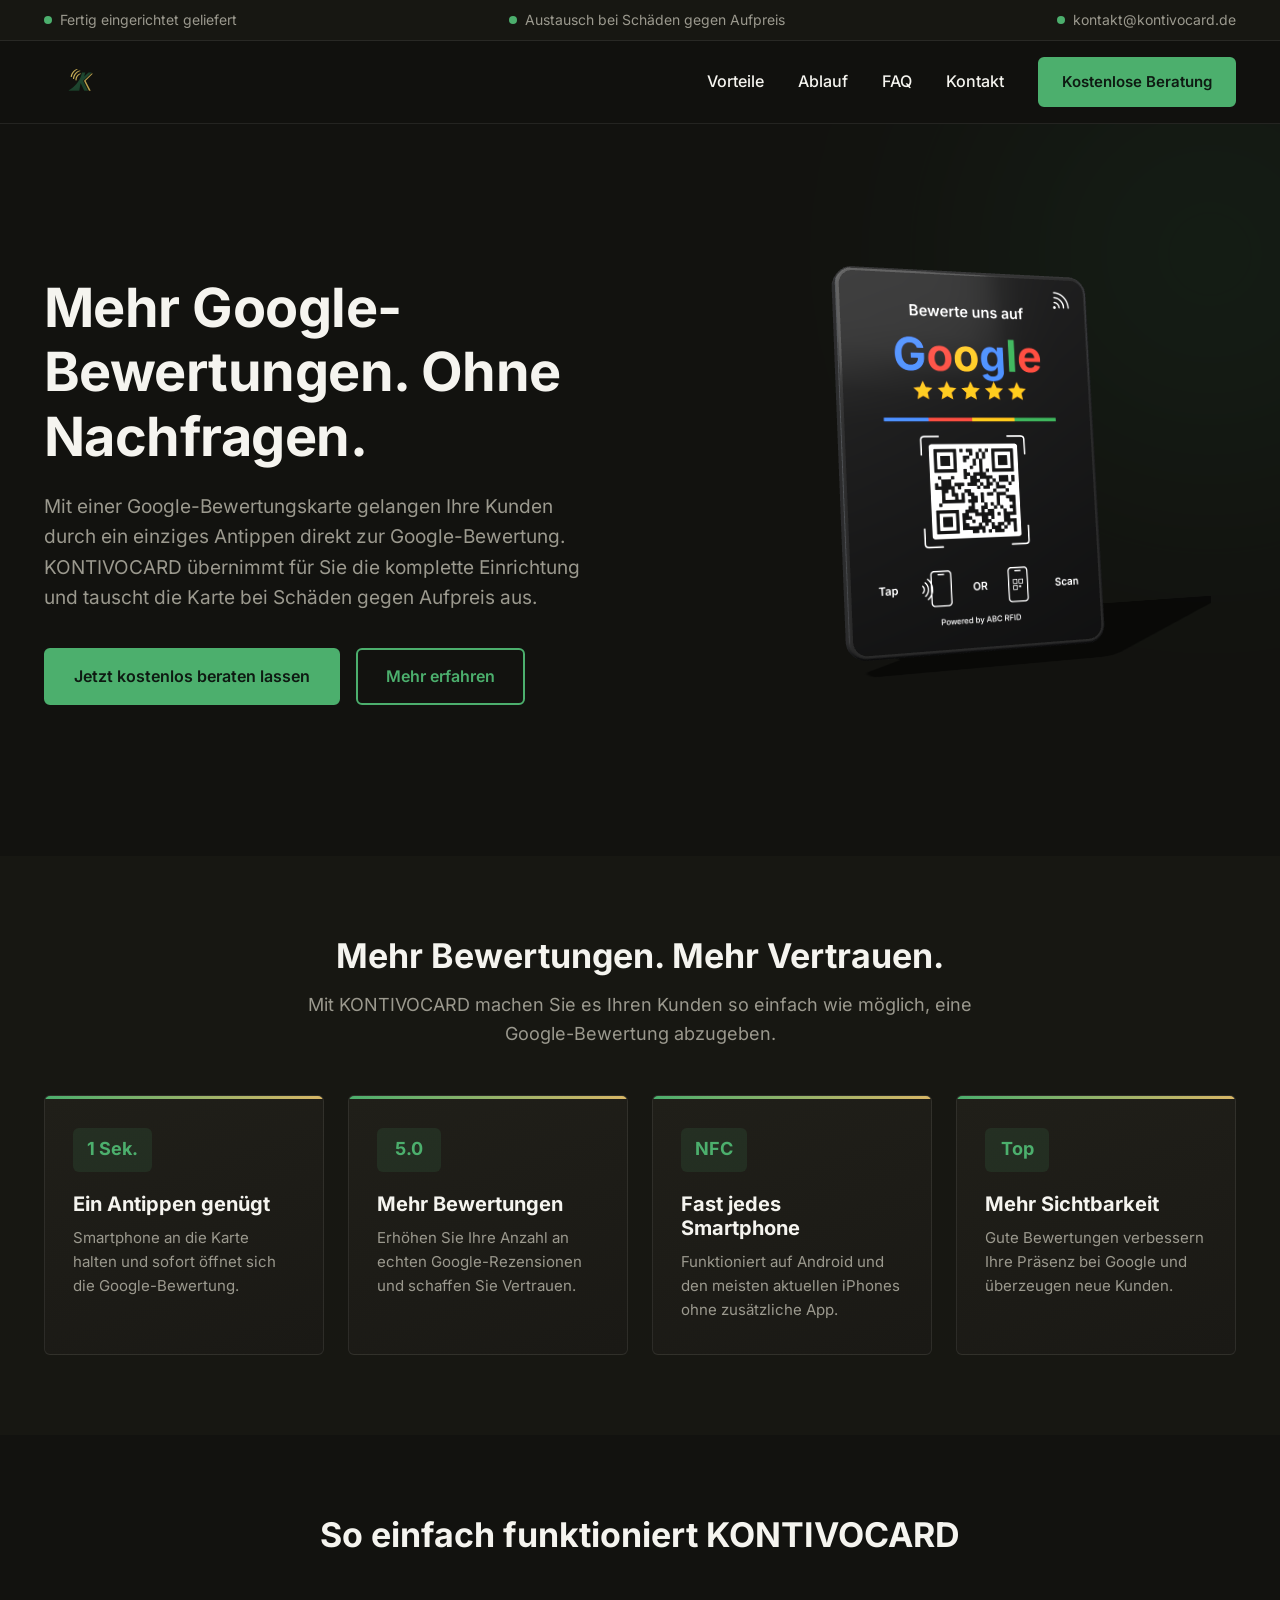
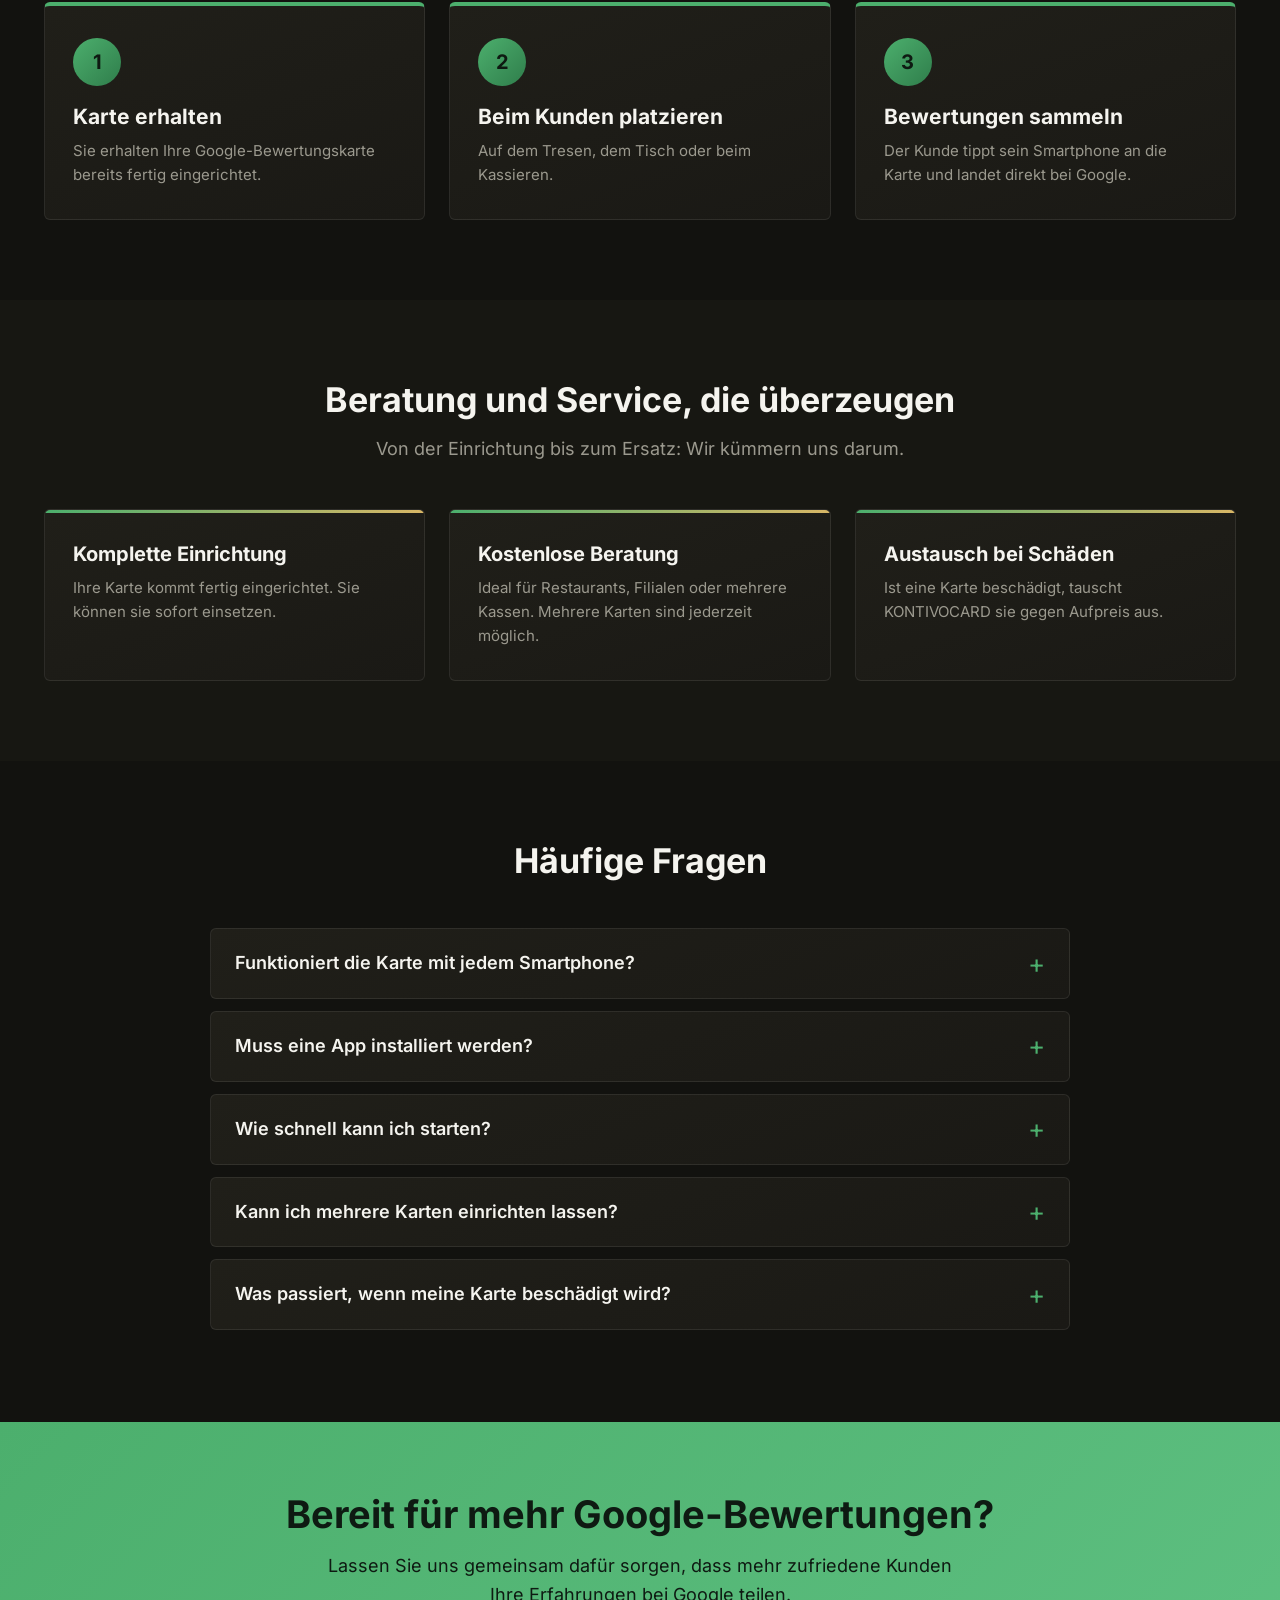
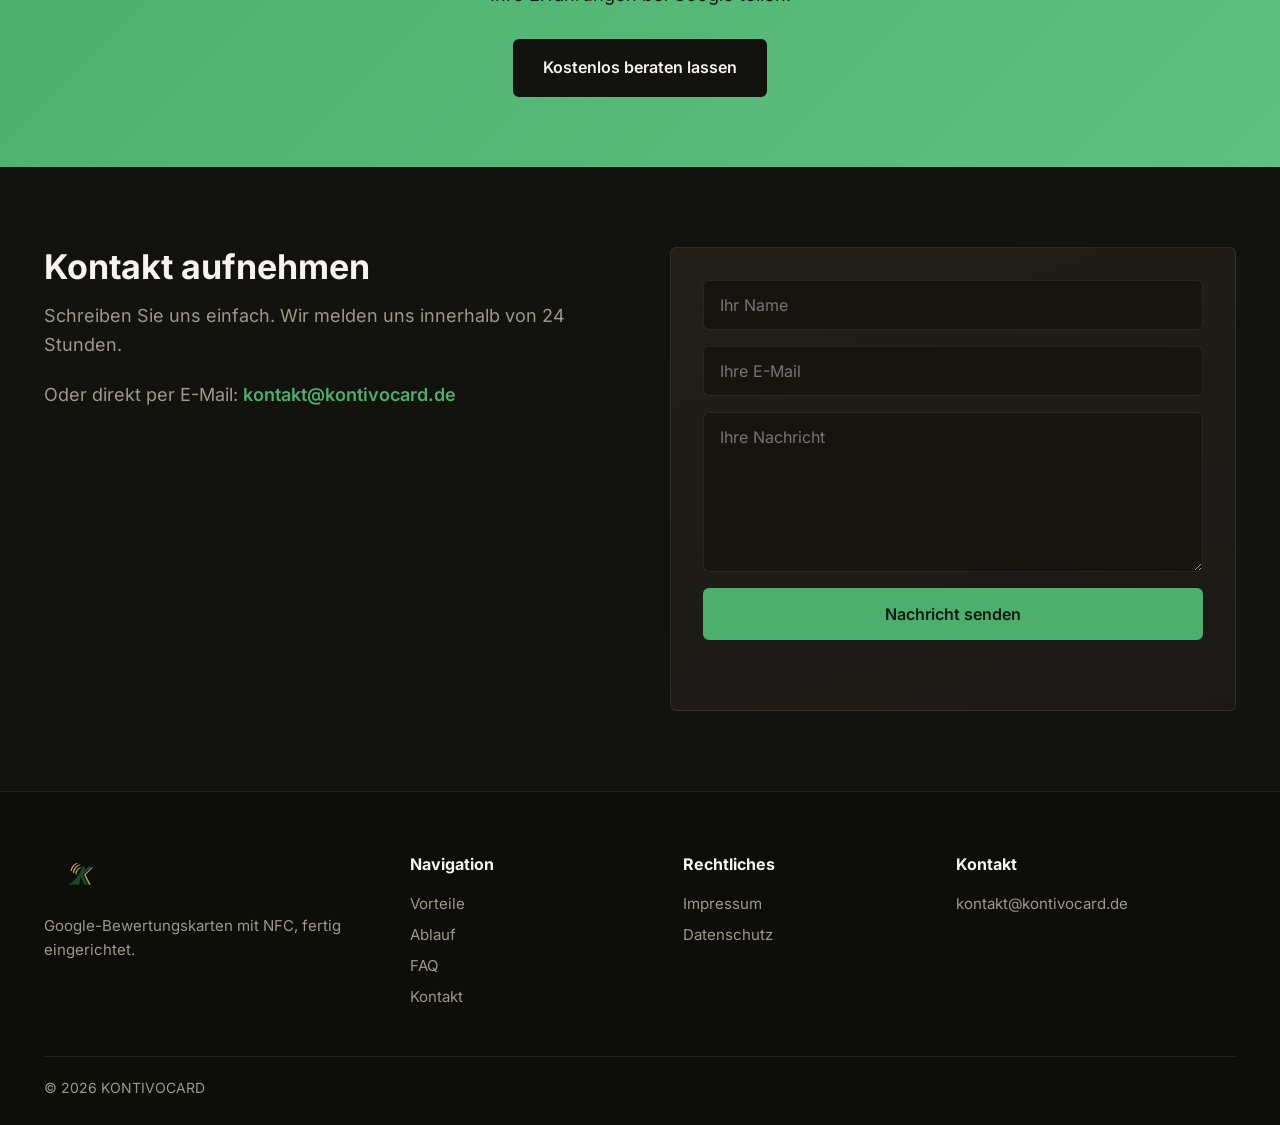
<file: index.html>
<!DOCTYPE html>
<html lang="de">
<head>
<meta charset="UTF-8">
<meta name="viewport" content="width=device-width, initial-scale=1.0">
<title>KONTIVOCARD | Mehr Google-Bewertungen mit NFC</title>
<meta name="description" content="Google-Bewertungskarten mit NFC: Ein Antippen genügt, und Ihre Kunden landen direkt bei Ihrer Google-Bewertung. Komplett eingerichtet geliefert.">
<meta name="theme-color" content="#12120F">
<link rel="canonical" href="https://kontivocard.de/">
<link rel="icon" type="image/png" sizes="32x32" href="assets/img/favicon-32.png">
<link rel="apple-touch-icon" href="assets/img/apple-touch-icon.png">

<!-- Vorschau beim Teilen (WhatsApp, LinkedIn, Facebook ...) -->
<meta property="og:type" content="website">
<meta property="og:locale" content="de_DE">
<meta property="og:site_name" content="KONTIVOCARD">
<meta property="og:title" content="KONTIVOCARD | Mehr Google-Bewertungen mit NFC">
<meta property="og:description" content="Ein Antippen genügt, und Ihre Kunden landen direkt bei Ihrer Google-Bewertung. Komplett eingerichtet geliefert.">
<meta property="og:url" content="https://kontivocard.de/">
<meta property="og:image" content="https://kontivocard.de/assets/img/icon-512.png">

<link rel="preload" href="assets/fonts/inter-latin-400-normal.woff2" as="font" type="font/woff2" crossorigin>
<link rel="preload" href="assets/fonts/inter-latin-700-normal.woff2" as="font" type="font/woff2" crossorigin>
<link rel="stylesheet" href="assets/css/main.css">
</head>
<body>

<div class="topbar">
<div class="wrap">
<span>Fertig eingerichtet geliefert</span>
<span>Austausch bei Schäden gegen Aufpreis</span>
<span>kontakt@kontivocard.de</span>
</div>
</div>

<header>
<div class="wrap nav">
<a class="logo" href="#top"><img src="assets/img/logo.png" alt="KONTIVOCARD Logo" width="72" height="48"></a>
<nav class="menu" id="menu" aria-label="Hauptnavigation">
<a href="#vorteile">Vorteile</a>
<a href="#ablauf">Ablauf</a>
<a href="#faq">FAQ</a>
<a href="#kontaktformular">Kontakt</a>
<a class="btn" href="#kontaktformular">Kostenlose Beratung</a>
</nav>
<button class="nav-toggle" id="navToggle" aria-label="Menü öffnen" aria-expanded="false"><span></span><span></span><span></span></button>
</div>
</header>

<main id="top">

<section class="hero">
<div class="wrap hero-grid">
<div>
<h1>Mehr Google-Bewertungen. Ohne Nachfragen.</h1>
<p>Mit einer Google-Bewertungskarte gelangen Ihre Kunden durch ein einziges Antippen direkt zur Google-Bewertung. KONTIVOCARD übernimmt für Sie die komplette Einrichtung und tauscht die Karte bei Schäden gegen Aufpreis aus.</p>
<div class="buttons">
<a class="btn" href="#kontaktformular">Jetzt kostenlos beraten lassen</a>
<a class="btn outline" href="#vorteile">Mehr erfahren</a>
</div>
</div>
<div class="hero-visual">
<!-- Echten QR-Code einbinden: data-qr-src="qr-code.png" ergänzen. Ohne Angabe wird ein Platzhaltermuster gezeigt. -->
<div class="rc3d" data-review-card-3d data-footer-text="Powered by ABC RFID" role="img" aria-label="Schwarze Google-Bewertungskarte mit NFC und QR-Code auf einem Standfuß"></div>
</div>
</div>
</section>

<section id="vorteile">
<div class="wrap">
<div class="section-head center">
<h2>Mehr Bewertungen. Mehr Vertrauen.</h2>
<p class="lead">Mit KONTIVOCARD machen Sie es Ihren Kunden so einfach wie möglich, eine Google-Bewertung abzugeben.</p>
</div>
<div class="grid4">
<div class="card"><div class="badge">1 Sek.</div><h3>Ein Antippen genügt</h3><p>Smartphone an die Karte halten und sofort öffnet sich die Google-Bewertung.</p></div>
<div class="card"><div class="badge">5.0</div><h3>Mehr Bewertungen</h3><p>Erhöhen Sie Ihre Anzahl an echten Google-Rezensionen und schaffen Sie Vertrauen.</p></div>
<div class="card"><div class="badge">NFC</div><h3>Fast jedes Smartphone</h3><p>Funktioniert auf Android und den meisten aktuellen iPhones ohne zusätzliche App.</p></div>
<div class="card"><div class="badge">Top</div><h3>Mehr Sichtbarkeit</h3><p>Gute Bewertungen verbessern Ihre Präsenz bei Google und überzeugen neue Kunden.</p></div>
</div>
</div>
</section>

<section id="ablauf">
<div class="wrap">
<div class="section-head center">
<h2>So einfach funktioniert KONTIVOCARD</h2>
</div>
<div class="steps">
<div class="step"><div class="circle">1</div><h3>Karte erhalten</h3><p>Sie erhalten Ihre Google-Bewertungskarte bereits fertig eingerichtet.</p></div>
<div class="step"><div class="circle">2</div><h3>Beim Kunden platzieren</h3><p>Auf dem Tresen, dem Tisch oder beim Kassieren.</p></div>
<div class="step"><div class="circle">3</div><h3>Bewertungen sammeln</h3><p>Der Kunde tippt sein Smartphone an die Karte und landet direkt bei Google.</p></div>
</div>
</div>
</section>

<section class="service">
<div class="wrap">
<div class="section-head center">
<h2>Beratung und Service, die überzeugen</h2>
<p class="lead">Von der Einrichtung bis zum Ersatz: Wir kümmern uns darum.</p>
</div>
<div class="grid4 grid3">
<div class="card"><h3>Komplette Einrichtung</h3><p>Ihre Karte kommt fertig eingerichtet. Sie können sie sofort einsetzen.</p></div>
<div class="card"><h3>Kostenlose Beratung</h3><p>Ideal für Restaurants, Filialen oder mehrere Kassen. Mehrere Karten sind jederzeit möglich.</p></div>
<div class="card"><h3>Austausch bei Schäden</h3><p>Ist eine Karte beschädigt, tauscht KONTIVOCARD sie gegen Aufpreis aus.</p></div>
</div>
</div>
</section>

<section id="faq">
<div class="wrap">
<div class="section-head center"><h2>Häufige Fragen</h2></div>
<div class="faq-list">
<details><summary>Funktioniert die Karte mit jedem Smartphone?</summary><p>Ja. Nahezu alle modernen Android-Geräte sowie iPhones unterstützen NFC.</p></details>
<details><summary>Muss eine App installiert werden?</summary><p>Nein. Das Smartphone öffnet direkt den Google-Bewertungslink.</p></details>
<details><summary>Wie schnell kann ich starten?</summary><p>Sobald Ihre Karte geliefert wurde, kann sie sofort eingesetzt werden.</p></details>
<details><summary>Kann ich mehrere Karten einrichten lassen?</summary><p>Natürlich. Ideal für Restaurants, Filialen oder mehrere Kassen.</p></details>
<details><summary>Was passiert, wenn meine Karte beschädigt wird?</summary><p>Kein Problem. KONTIVOCARD tauscht Ihre Karte bei Schäden gegen Aufpreis aus.</p></details>
</div>
</div>
</section>

<section class="cta-band" id="kontakt">
<div class="wrap">
<h2>Bereit für mehr Google-Bewertungen?</h2>
<p>Lassen Sie uns gemeinsam dafür sorgen, dass mehr zufriedene Kunden Ihre Erfahrungen bei Google teilen.</p>
<a href="#kontaktformular" class="btn dark">Kostenlos beraten lassen</a>
</div>
</section>

<section id="kontaktformular">
<div class="wrap contact-grid">
<div class="contact-info">
<h2>Kontakt aufnehmen</h2>
<p>Schreiben Sie uns einfach. Wir melden uns innerhalb von 24 Stunden.</p>
<p>Oder direkt per E-Mail: <a href="mailto:kontakt@kontivocard.de">kontakt@kontivocard.de</a></p>
</div>
<div>
<form id="kontaktform" action="https://formspree.io/f/xdaqenaj" method="POST">
<input type="text" name="name" placeholder="Ihr Name" aria-label="Ihr Name" required>
<input type="email" name="email" placeholder="Ihre E-Mail" aria-label="Ihre E-Mail" required>
<textarea name="message" placeholder="Ihre Nachricht" aria-label="Ihre Nachricht" required></textarea>
<button class="btn" type="submit">Nachricht senden</button>
<p id="form-status" role="status" aria-live="polite"></p>
</form>
</div>
</div>
</section>

</main>

<footer>
<div class="wrap">
<div class="footer-grid">
<div>
<img src="assets/img/logo.png" class="footer-logo" alt="KONTIVOCARD Logo" width="72" height="48" loading="lazy">
<p>Google-Bewertungskarten mit NFC, fertig eingerichtet.</p>
</div>
<div>
<h4>Navigation</h4>
<a href="#vorteile">Vorteile</a>
<a href="#ablauf">Ablauf</a>
<a href="#faq">FAQ</a>
<a href="#kontaktformular">Kontakt</a>
</div>
<div>
<h4>Rechtliches</h4>
<a href="impressum.html">Impressum</a>
<a href="datenschutz.html">Datenschutz</a>
</div>
<div>
<h4>Kontakt</h4>
<a href="mailto:kontakt@kontivocard.de">kontakt@kontivocard.de</a>
</div>
</div>
<div class="copy">© 2026 KONTIVOCARD</div>
</div>
</footer>

<script src="assets/vendor/three.r128.min.js" defer></script>
<script src="assets/js/review-card-3d.js" defer></script>
<script src="assets/js/main.js" defer></script>

</body>
</html>
</file>
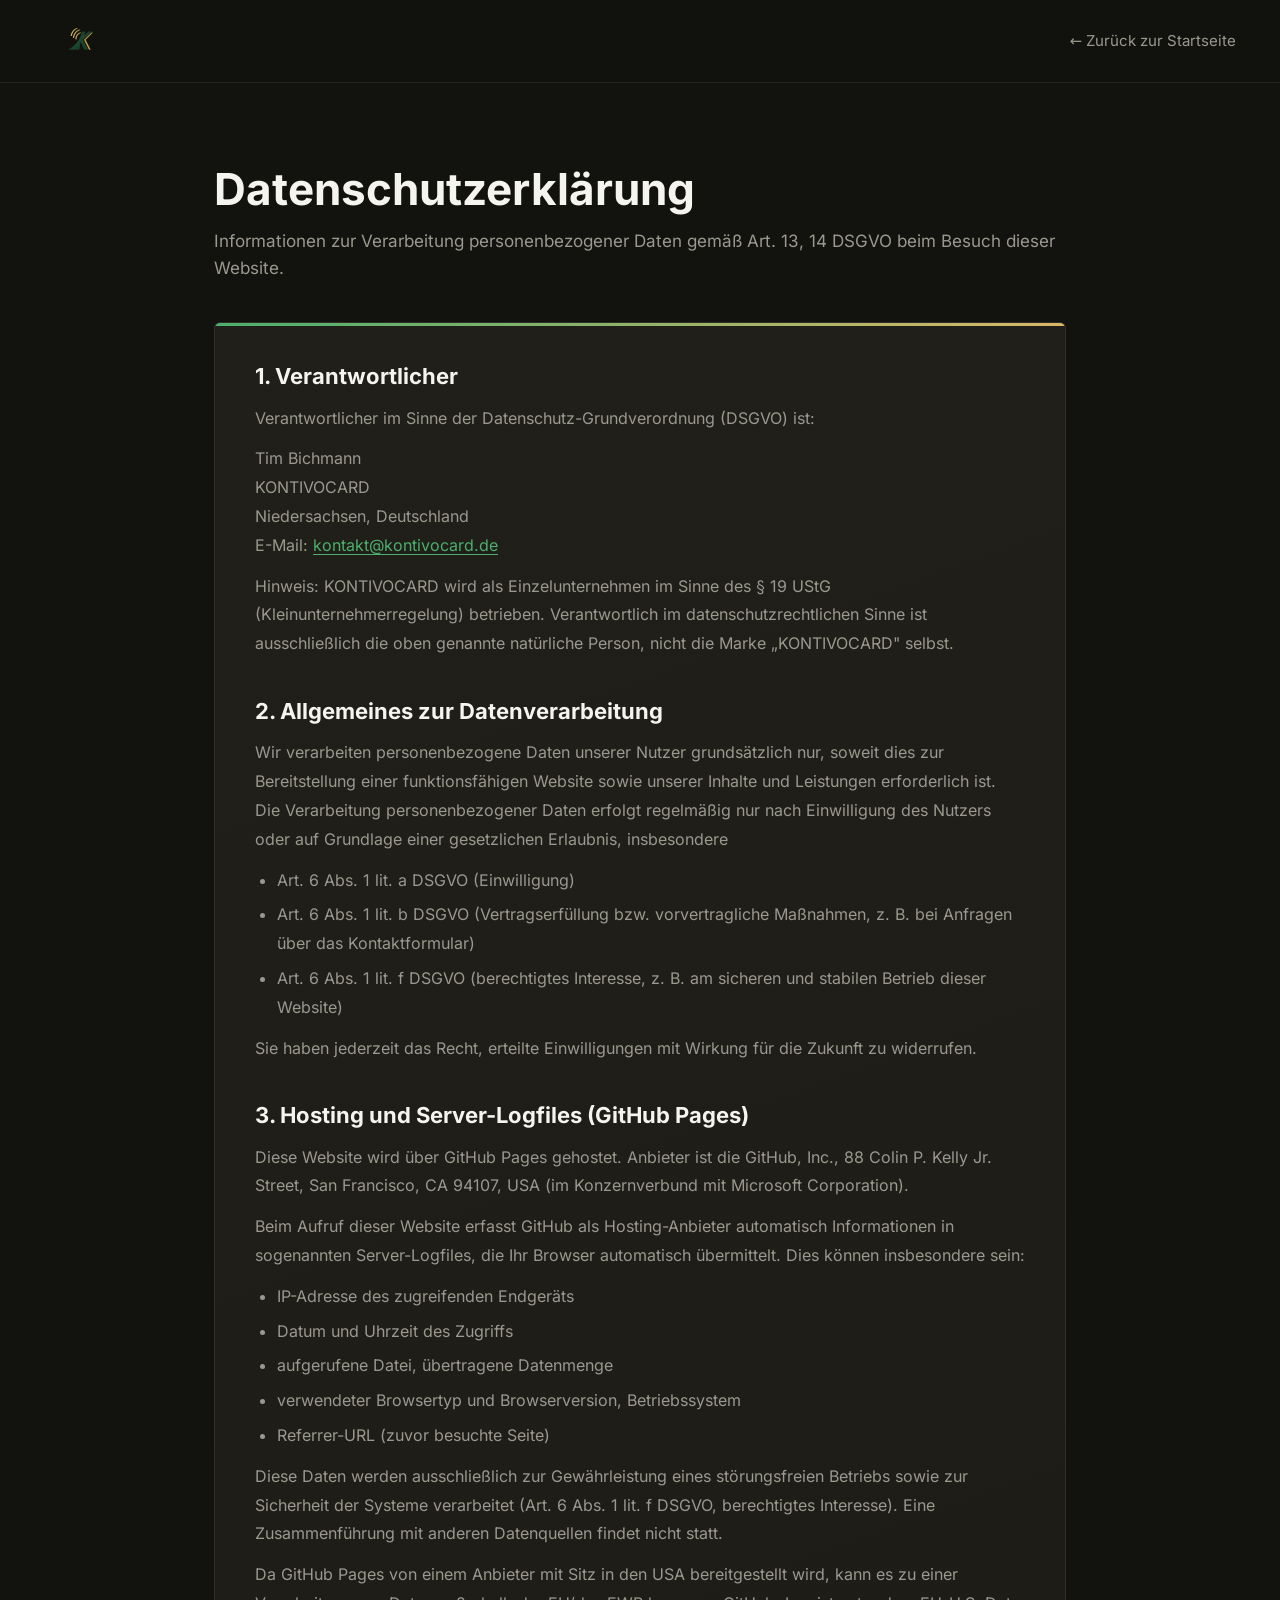
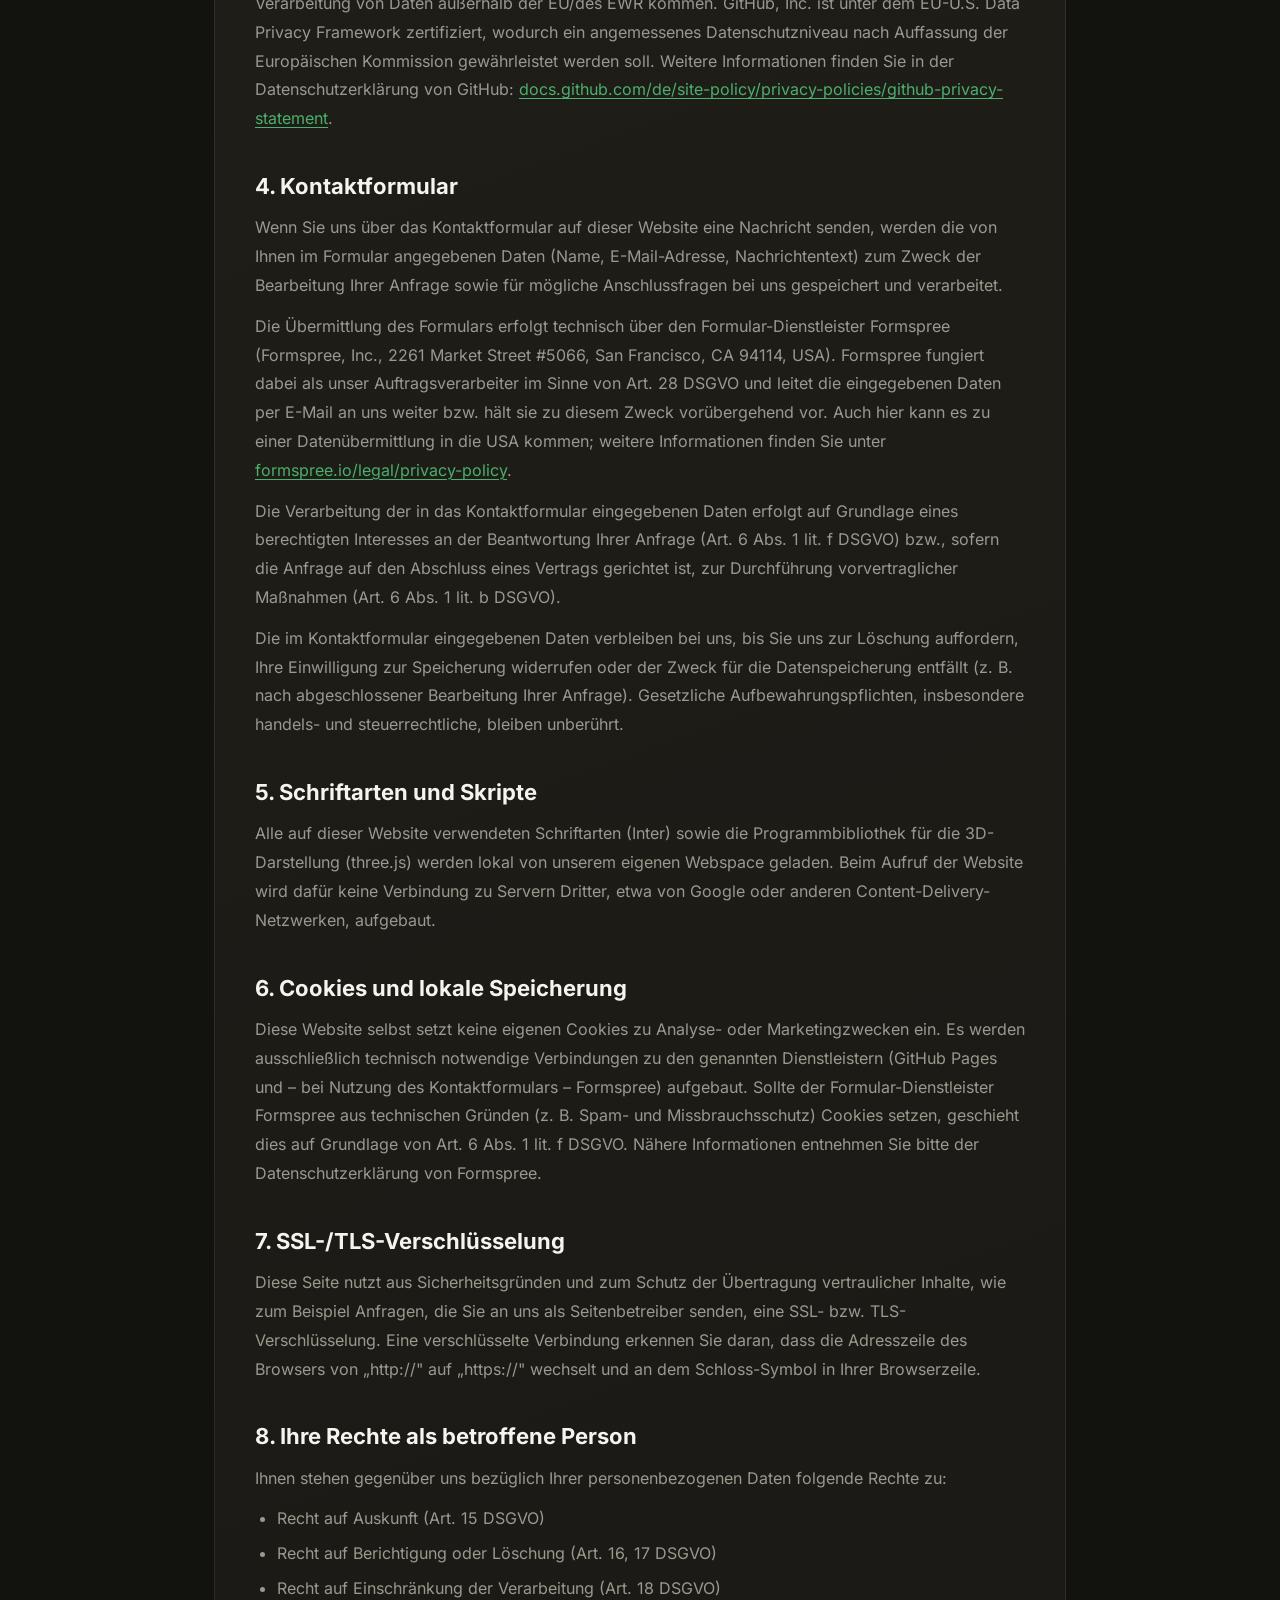
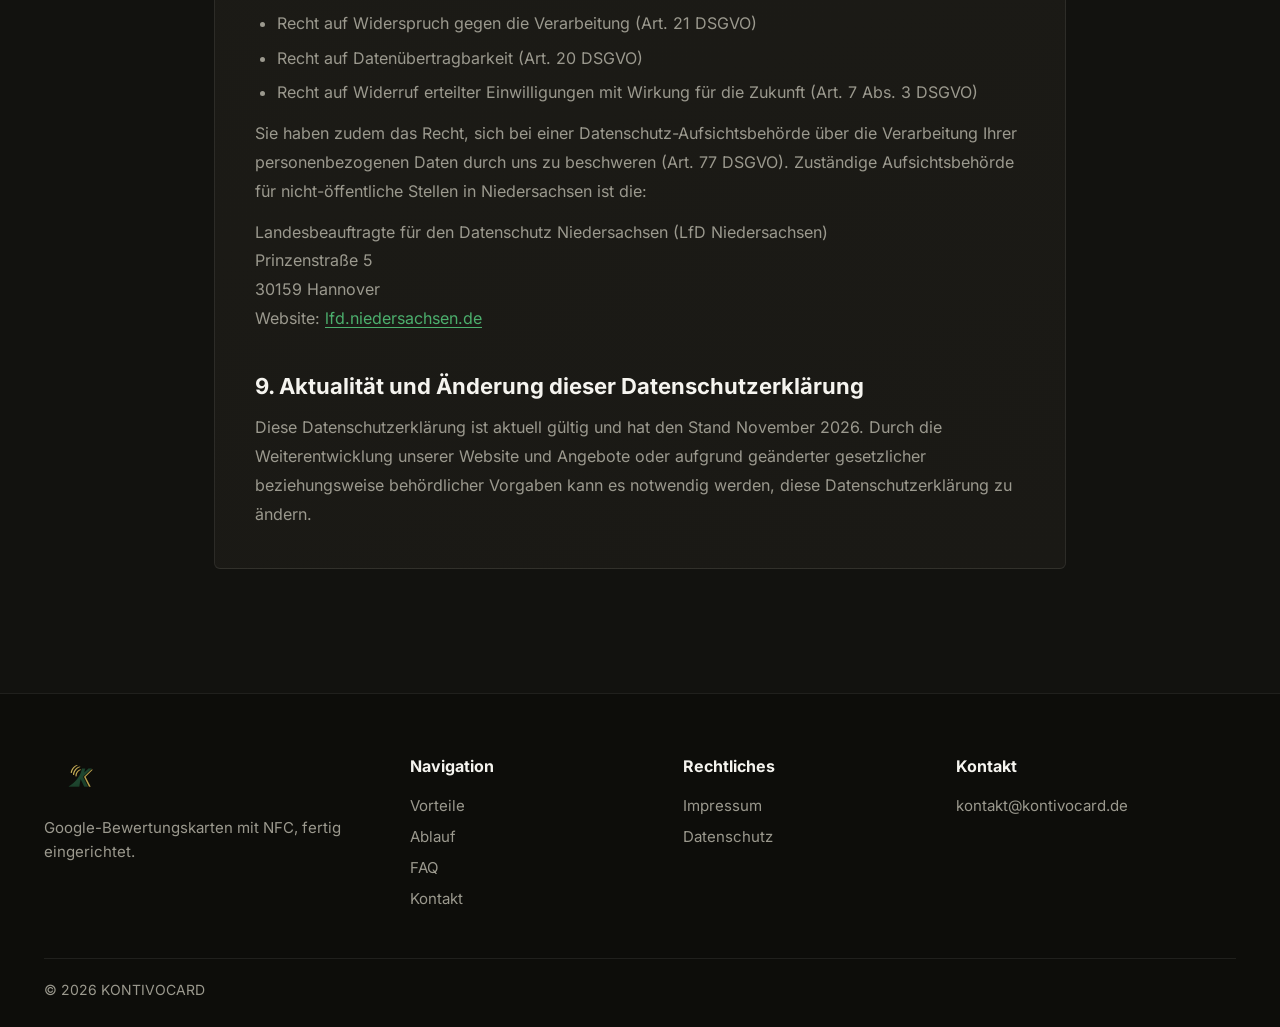
<file: datenschutz.html>
<!DOCTYPE html>
<html lang="de">
<head>
<meta charset="UTF-8">
<meta name="viewport" content="width=device-width, initial-scale=1.0">
<title>Datenschutzerklärung | KONTIVOCARD</title>
<meta name="description" content="Datenschutzerklärung von KONTIVOCARD.">
<meta name="robots" content="noindex">
<meta name="theme-color" content="#12120F">
<link rel="icon" type="image/png" sizes="32x32" href="assets/img/favicon-32.png">
<link rel="apple-touch-icon" href="assets/img/apple-touch-icon.png">
<link rel="stylesheet" href="assets/css/main.css">
</head>
<body>

<header>
<div class="wrap nav">
<a class="logo" href="index.html"><img src="assets/img/logo.png" alt="KONTIVOCARD – zur Startseite" width="72" height="48"></a>
<a class="back-link" href="index.html">← Zurück zur Startseite</a>
</div>
</header>

<main class="legal">
<div class="wrap">
<div class="legal-head">
<h1>Datenschutzerklärung</h1>
<p>Informationen zur Verarbeitung personenbezogener Daten gemäß Art. 13, 14 DSGVO beim Besuch dieser Website.</p>
</div>

<div class="legal-box">
<h2>1. Verantwortlicher</h2>

<p>Verantwortlicher im Sinne der Datenschutz-Grundverordnung (DSGVO) ist:</p>

<p>
Tim Bichmann<br>
KONTIVOCARD<br>
Niedersachsen, Deutschland<br>
E-Mail: <a href="mailto:kontakt@kontivocard.de">kontakt@kontivocard.de</a>
</p>

<p>Hinweis: KONTIVOCARD wird als Einzelunternehmen im Sinne des § 19 UStG (Kleinunternehmerregelung) betrieben. Verantwortlich im datenschutzrechtlichen Sinne ist ausschließlich die oben genannte natürliche Person, nicht die Marke „KONTIVOCARD" selbst.</p>

<h2>2. Allgemeines zur Datenverarbeitung</h2>

<p>Wir verarbeiten personenbezogene Daten unserer Nutzer grundsätzlich nur, soweit dies zur Bereitstellung einer funktionsfähigen Website sowie unserer Inhalte und Leistungen erforderlich ist. Die Verarbeitung personenbezogener Daten erfolgt regelmäßig nur nach Einwilligung des Nutzers oder auf Grundlage einer gesetzlichen Erlaubnis, insbesondere</p>

<ul>
<li>Art. 6 Abs. 1 lit. a DSGVO (Einwilligung)</li>
<li>Art. 6 Abs. 1 lit. b DSGVO (Vertragserfüllung bzw. vorvertragliche Maßnahmen, z. B. bei Anfragen über das Kontaktformular)</li>
<li>Art. 6 Abs. 1 lit. f DSGVO (berechtigtes Interesse, z. B. am sicheren und stabilen Betrieb dieser Website)</li>
</ul>

<p>Sie haben jederzeit das Recht, erteilte Einwilligungen mit Wirkung für die Zukunft zu widerrufen.</p>

<h2>3. Hosting und Server-Logfiles (GitHub Pages)</h2>

<p>Diese Website wird über GitHub Pages gehostet. Anbieter ist die GitHub, Inc., 88 Colin P. Kelly Jr. Street, San Francisco, CA 94107, USA (im Konzernverbund mit Microsoft Corporation).</p>

<p>Beim Aufruf dieser Website erfasst GitHub als Hosting-Anbieter automatisch Informationen in sogenannten Server-Logfiles, die Ihr Browser automatisch übermittelt. Dies können insbesondere sein:</p>

<ul>
<li>IP-Adresse des zugreifenden Endgeräts</li>
<li>Datum und Uhrzeit des Zugriffs</li>
<li>aufgerufene Datei, übertragene Datenmenge</li>
<li>verwendeter Browsertyp und Browserversion, Betriebssystem</li>
<li>Referrer-URL (zuvor besuchte Seite)</li>
</ul>

<p>Diese Daten werden ausschließlich zur Gewährleistung eines störungsfreien Betriebs sowie zur Sicherheit der Systeme verarbeitet (Art. 6 Abs. 1 lit. f DSGVO, berechtigtes Interesse). Eine Zusammenführung mit anderen Datenquellen findet nicht statt.</p>

<p>Da GitHub Pages von einem Anbieter mit Sitz in den USA bereitgestellt wird, kann es zu einer Verarbeitung von Daten außerhalb der EU/des EWR kommen. GitHub, Inc. ist unter dem EU-U.S. Data Privacy Framework zertifiziert, wodurch ein angemessenes Datenschutzniveau nach Auffassung der Europäischen Kommission gewährleistet werden soll. Weitere Informationen finden Sie in der Datenschutzerklärung von GitHub: <a href="https://docs.github.com/site-policy/privacy-policies/github-privacy-statement" target="_blank" rel="noopener">docs.github.com/de/site-policy/privacy-policies/github-privacy-statement</a>.</p>

<h2>4. Kontaktformular</h2>

<p>Wenn Sie uns über das Kontaktformular auf dieser Website eine Nachricht senden, werden die von Ihnen im Formular angegebenen Daten (Name, E-Mail-Adresse, Nachrichtentext) zum Zweck der Bearbeitung Ihrer Anfrage sowie für mögliche Anschlussfragen bei uns gespeichert und verarbeitet.</p>

<p>Die Übermittlung des Formulars erfolgt technisch über den Formular-Dienstleister Formspree (Formspree, Inc., 2261 Market Street #5066, San Francisco, CA 94114, USA). Formspree fungiert dabei als unser Auftragsverarbeiter im Sinne von Art. 28 DSGVO und leitet die eingegebenen Daten per E-Mail an uns weiter bzw. hält sie zu diesem Zweck vorübergehend vor. Auch hier kann es zu einer Datenübermittlung in die USA kommen; weitere Informationen finden Sie unter <a href="https://formspree.io/legal/privacy-policy" target="_blank" rel="noopener">formspree.io/legal/privacy-policy</a>.</p>

<p>Die Verarbeitung der in das Kontaktformular eingegebenen Daten erfolgt auf Grundlage eines berechtigten Interesses an der Beantwortung Ihrer Anfrage (Art. 6 Abs. 1 lit. f DSGVO) bzw., sofern die Anfrage auf den Abschluss eines Vertrags gerichtet ist, zur Durchführung vorvertraglicher Maßnahmen (Art. 6 Abs. 1 lit. b DSGVO).</p>

<p>Die im Kontaktformular eingegebenen Daten verbleiben bei uns, bis Sie uns zur Löschung auffordern, Ihre Einwilligung zur Speicherung widerrufen oder der Zweck für die Datenspeicherung entfällt (z. B. nach abgeschlossener Bearbeitung Ihrer Anfrage). Gesetzliche Aufbewahrungspflichten, insbesondere handels- und steuerrechtliche, bleiben unberührt.</p>

<h2>5. Schriftarten und Skripte</h2>

<p>Alle auf dieser Website verwendeten Schriftarten (Inter) sowie die Programmbibliothek für die 3D-Darstellung (three.js) werden lokal von unserem eigenen Webspace geladen. Beim Aufruf der Website wird dafür keine Verbindung zu Servern Dritter, etwa von Google oder anderen Content-Delivery-Netzwerken, aufgebaut.</p>

<h2>6. Cookies und lokale Speicherung</h2>

<p>Diese Website selbst setzt keine eigenen Cookies zu Analyse- oder Marketingzwecken ein. Es werden ausschließlich technisch notwendige Verbindungen zu den genannten Dienstleistern (GitHub Pages und – bei Nutzung des Kontaktformulars – Formspree) aufgebaut. Sollte der Formular-Dienstleister Formspree aus technischen Gründen (z. B. Spam- und Missbrauchsschutz) Cookies setzen, geschieht dies auf Grundlage von Art. 6 Abs. 1 lit. f DSGVO. Nähere Informationen entnehmen Sie bitte der Datenschutzerklärung von Formspree.</p>

<h2>7. SSL-/TLS-Verschlüsselung</h2>

<p>Diese Seite nutzt aus Sicherheitsgründen und zum Schutz der Übertragung vertraulicher Inhalte, wie zum Beispiel Anfragen, die Sie an uns als Seitenbetreiber senden, eine SSL- bzw. TLS-Verschlüsselung. Eine verschlüsselte Verbindung erkennen Sie daran, dass die Adresszeile des Browsers von „http://" auf „https://" wechselt und an dem Schloss-Symbol in Ihrer Browserzeile.</p>

<h2>8. Ihre Rechte als betroffene Person</h2>

<p>Ihnen stehen gegenüber uns bezüglich Ihrer personenbezogenen Daten folgende Rechte zu:</p>

<ul>
<li>Recht auf Auskunft (Art. 15 DSGVO)</li>
<li>Recht auf Berichtigung oder Löschung (Art. 16, 17 DSGVO)</li>
<li>Recht auf Einschränkung der Verarbeitung (Art. 18 DSGVO)</li>
<li>Recht auf Widerspruch gegen die Verarbeitung (Art. 21 DSGVO)</li>
<li>Recht auf Datenübertragbarkeit (Art. 20 DSGVO)</li>
<li>Recht auf Widerruf erteilter Einwilligungen mit Wirkung für die Zukunft (Art. 7 Abs. 3 DSGVO)</li>
</ul>

<p>Sie haben zudem das Recht, sich bei einer Datenschutz-Aufsichtsbehörde über die Verarbeitung Ihrer personenbezogenen Daten durch uns zu beschweren (Art. 77 DSGVO). Zuständige Aufsichtsbehörde für nicht-öffentliche Stellen in Niedersachsen ist die:</p>

<p>Landesbeauftragte für den Datenschutz Niedersachsen (LfD Niedersachsen)<br>
Prinzenstraße 5<br>
30159 Hannover<br>
Website: <a href="https://lfd.niedersachsen.de" target="_blank" rel="noopener">lfd.niedersachsen.de</a></p>

<h2>9. Aktualität und Änderung dieser Datenschutzerklärung</h2>

<p>Diese Datenschutzerklärung ist aktuell gültig und hat den Stand November 2026. Durch die Weiterentwicklung unserer Website und Angebote oder aufgrund geänderter gesetzlicher beziehungsweise behördlicher Vorgaben kann es notwendig werden, diese Datenschutzerklärung zu ändern.</p>
</div>
</div>
</main>

<footer>
<div class="wrap">
<div class="footer-grid">
<div>
<img src="assets/img/logo.png" class="footer-logo" alt="KONTIVOCARD Logo" width="72" height="48" loading="lazy">
<p>Google-Bewertungskarten mit NFC, fertig eingerichtet.</p>
</div>
<div>
<h4>Navigation</h4>
<a href="index.html#vorteile">Vorteile</a>
<a href="index.html#ablauf">Ablauf</a>
<a href="index.html#faq">FAQ</a>
<a href="index.html#kontaktformular">Kontakt</a>
</div>
<div>
<h4>Rechtliches</h4>
<a href="impressum.html">Impressum</a>
<a href="datenschutz.html">Datenschutz</a>
</div>
<div>
<h4>Kontakt</h4>
<a href="mailto:kontakt@kontivocard.de">kontakt@kontivocard.de</a>
</div>
</div>
<div class="copy">© 2026 KONTIVOCARD</div>
</div>
</footer>

</body>
</html>
</file>
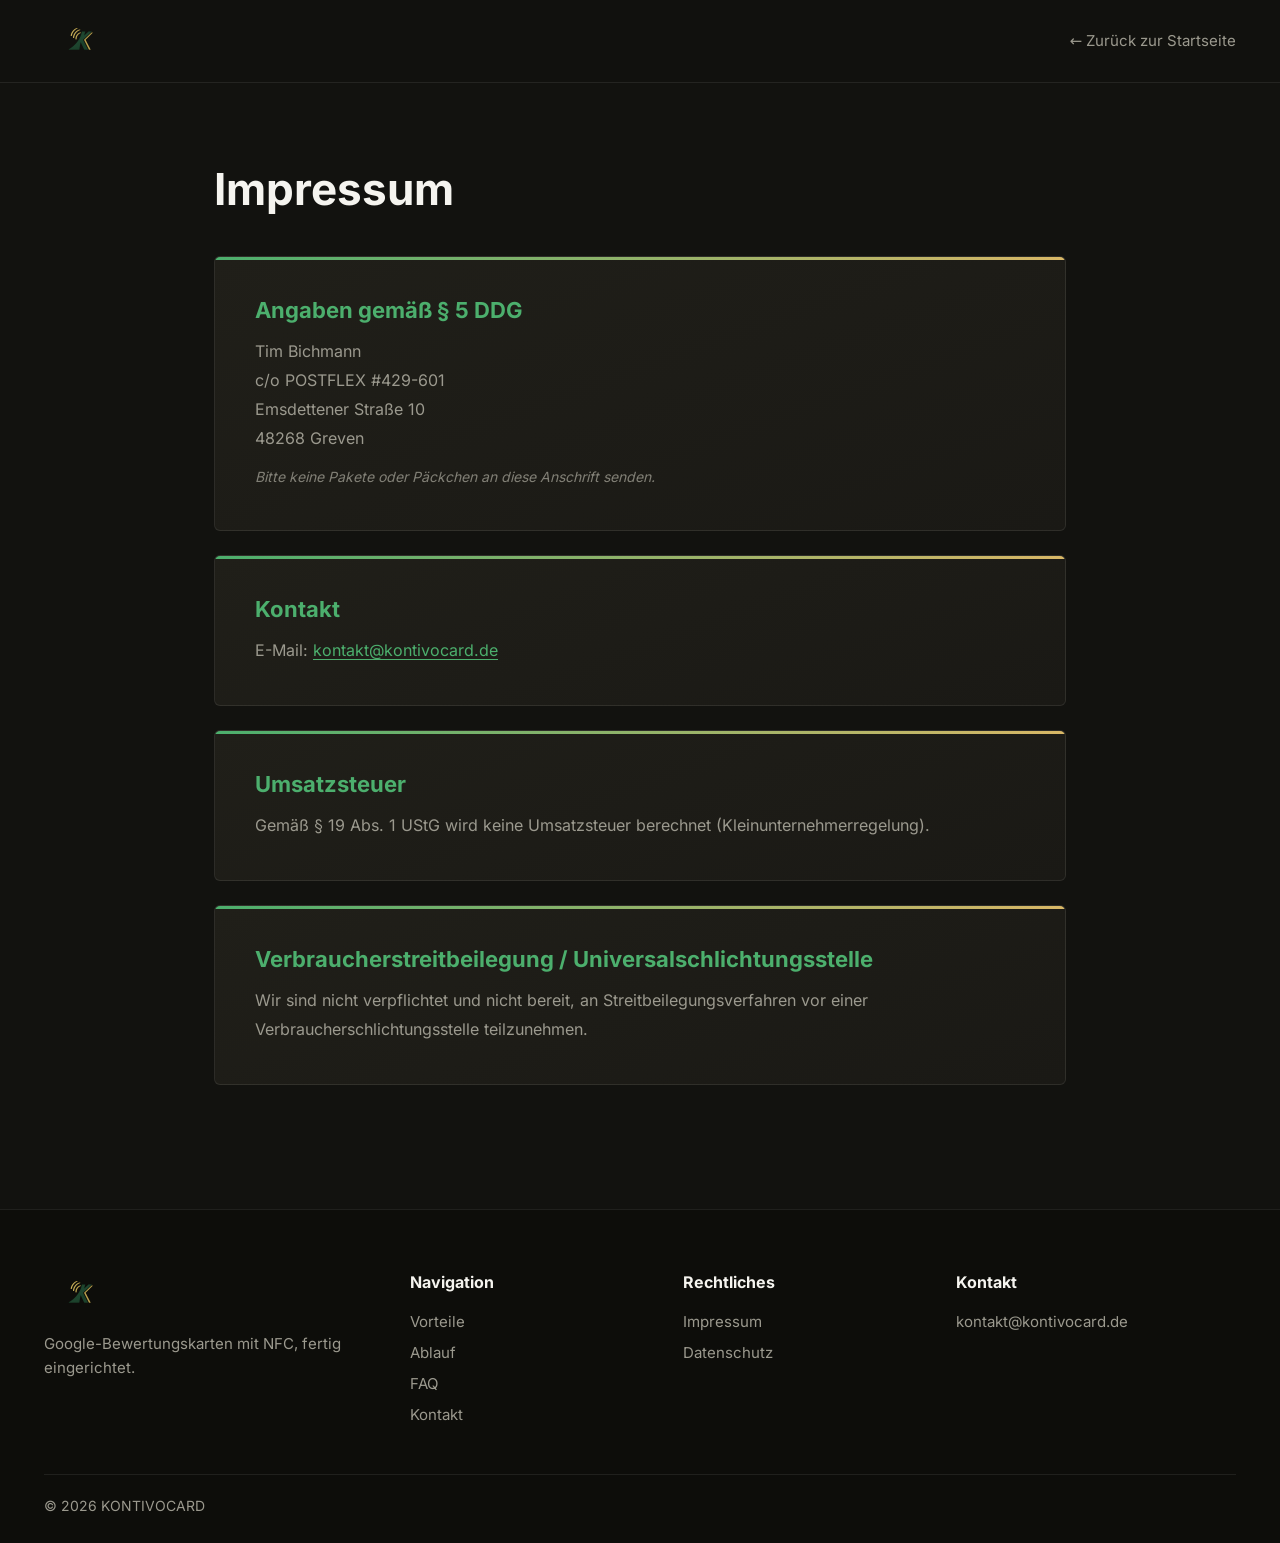
<file: impressum.html>
<!DOCTYPE html>
<html lang="de">
<head>
<meta charset="UTF-8">
<meta name="viewport" content="width=device-width, initial-scale=1.0">
<title>Impressum | KONTIVOCARD</title>
<meta name="description" content="Impressum von KONTIVOCARD – Google-Bewertungskarten mit NFC.">
<meta name="theme-color" content="#12120F">
<link rel="icon" type="image/png" sizes="32x32" href="assets/img/favicon-32.png">
<link rel="apple-touch-icon" href="assets/img/apple-touch-icon.png">
<link rel="stylesheet" href="assets/css/main.css">
</head>
<body>

<header>
<div class="wrap nav">
<a class="logo" href="index.html"><img src="assets/img/logo.png" alt="KONTIVOCARD – zur Startseite" width="72" height="48"></a>
<a class="back-link" href="index.html">← Zurück zur Startseite</a>
</div>
</header>

<main class="legal">
<div class="wrap">
<div class="legal-head">
<h1>Impressum</h1>
</div>

<div class="legal-box">
<h2>Angaben gemäß § 5 DDG</h2>
<p>
Tim Bichmann<br>
c/o POSTFLEX #429-601<br>
Emsdettener Straße 10<br>
48268 Greven
</p>
<p class="hint">Bitte keine Pakete oder Päckchen an diese Anschrift senden.</p>
</div>

<div class="legal-box">
<h2>Kontakt</h2>
<p>E-Mail: <a href="mailto:kontakt@kontivocard.de">kontakt@kontivocard.de</a></p>
</div>

<div class="legal-box">
<h2>Umsatzsteuer</h2>
<p>Gemäß § 19 Abs. 1 UStG wird keine Umsatzsteuer berechnet (Kleinunternehmerregelung).</p>
</div>

<div class="legal-box">
<h2>Verbraucherstreitbeilegung / Universalschlichtungsstelle</h2>
<p>Wir sind nicht verpflichtet und nicht bereit, an Streitbeilegungsverfahren vor einer Verbraucherschlichtungsstelle teilzunehmen.</p>
</div>
</div>
</main>

<footer>
<div class="wrap">
<div class="footer-grid">
<div>
<img src="assets/img/logo.png" class="footer-logo" alt="KONTIVOCARD Logo" width="72" height="48" loading="lazy">
<p>Google-Bewertungskarten mit NFC, fertig eingerichtet.</p>
</div>
<div>
<h4>Navigation</h4>
<a href="index.html#vorteile">Vorteile</a>
<a href="index.html#ablauf">Ablauf</a>
<a href="index.html#faq">FAQ</a>
<a href="index.html#kontaktformular">Kontakt</a>
</div>
<div>
<h4>Rechtliches</h4>
<a href="impressum.html">Impressum</a>
<a href="datenschutz.html">Datenschutz</a>
</div>
<div>
<h4>Kontakt</h4>
<a href="mailto:kontakt@kontivocard.de">kontakt@kontivocard.de</a>
</div>
</div>
<div class="copy">© 2026 KONTIVOCARD</div>
</div>
</footer>

</body>
</html>
</file>
<file: assets/css/main.css>
/* KONTIVOCARD – gemeinsame Styles (Startseite + Rechtstexte) */

/* Schrift lokal eingebunden (kein Abruf bei Google -> DSGVO-freundlich) */
@font-face{font-family:Inter;font-style:normal;font-weight:400;font-display:swap;src:url(../fonts/inter-latin-400-normal.woff2) format("woff2")}
@font-face{font-family:Inter;font-style:normal;font-weight:500;font-display:swap;src:url(../fonts/inter-latin-500-normal.woff2) format("woff2")}
@font-face{font-family:Inter;font-style:normal;font-weight:600;font-display:swap;src:url(../fonts/inter-latin-600-normal.woff2) format("woff2")}
@font-face{font-family:Inter;font-style:normal;font-weight:700;font-display:swap;src:url(../fonts/inter-latin-700-normal.woff2) format("woff2")}

*{margin:0;padding:0;box-sizing:border-box}
html{scroll-behavior:smooth;scroll-padding-top:110px}
:root{
color-scheme:dark;
--green:#4CAF6D;
--greenDark:#2F7D4B;
--gold:#D8B766;
--bg:#12120F;
--bg2:#171712;
--card:#1A1915;
--card2:#201F19;
--text:#F5F4EF;
--muted:#9B998E;
--line:rgba(255,255,255,.08);
--ink:#0e1a12;
--radius:6px;
}
body{background:var(--bg);color:var(--text);font-family:Inter,system-ui,-apple-system,"Segoe UI",Arial,sans-serif;line-height:1.6;overflow-x:hidden;width:100%}
a{text-decoration:none;color:inherit}
img{max-width:100%}
.wrap{max-width:1240px;margin:0 auto;padding:0 24px}
section{padding:80px 0}
h1,h2,h3{line-height:1.2;color:var(--text)}
h2{font-size:34px;font-weight:700;margin-bottom:14px}
.lead{color:var(--muted);font-size:18px;max-width:680px}
.section-head{margin-bottom:46px}
.section-head.center{text-align:center}
.section-head.center .lead{margin:0 auto}
:focus-visible{outline:3px solid var(--gold);outline-offset:3px}

/* Buttons */
.btn{display:inline-block;background:var(--green);color:var(--ink);font-weight:600;font-size:16px;padding:14px 28px;border-radius:var(--radius);border:2px solid var(--green);transition:background .2s,border-color .2s,color .2s;cursor:pointer;font-family:inherit}
.btn:hover{background:#63c584;border-color:#63c584}
.btn.outline{background:transparent;color:var(--green)}
.btn.outline:hover{background:var(--green);color:var(--ink)}
.btn.dark{background:var(--bg);color:var(--text);border-color:var(--bg)}
.btn.dark:hover{background:#000;border-color:#000}
button.btn:disabled{opacity:.6;cursor:wait}

/* Infoleiste */
.topbar{background:var(--bg2);border-bottom:1px solid var(--line);font-size:14px;color:var(--muted)}
.topbar .wrap{display:flex;justify-content:space-between;gap:24px;padding-top:9px;padding-bottom:9px;flex-wrap:wrap}
.topbar span{display:inline-flex;align-items:center;gap:8px}
.topbar span::before{content:"";width:8px;height:8px;border-radius:50%;background:var(--green)}

/* Header */
header{position:sticky;top:0;z-index:1000;background:rgba(18,18,15,.92);-webkit-backdrop-filter:blur(15px);backdrop-filter:blur(15px);border-bottom:1px solid var(--line)}
.nav{height:82px;display:flex;align-items:center;justify-content:space-between;gap:20px}
.logo img{height:48px;display:block}
.menu{display:flex;align-items:center;gap:34px;font-size:16px;font-weight:500}
.menu a:not(.btn){padding:6px 0;border-bottom:2px solid transparent;transition:color .2s,border-color .2s}
.menu a:not(.btn):hover{color:var(--green);border-color:var(--green)}
.menu .btn{padding:11px 22px;font-size:15px}
.nav-toggle{display:none;width:44px;height:44px;border-radius:var(--radius);background:rgba(255,255,255,.06);border:1px solid var(--line);align-items:center;justify-content:center;flex-direction:column;gap:5px;cursor:pointer;flex-shrink:0}
.nav-toggle span{width:20px;height:2px;background:var(--text);border-radius:2px;transition:.3s}
.nav-toggle.open span:nth-child(1){transform:translateY(7px) rotate(45deg)}
.nav-toggle.open span:nth-child(2){opacity:0}
.nav-toggle.open span:nth-child(3){transform:translateY(-7px) rotate(-45deg)}

/* Hero */
.hero{position:relative;overflow:hidden;background:var(--bg);padding:90px 0}
.hero::before{content:"";position:absolute;width:700px;height:700px;border-radius:50%;background:radial-gradient(circle,var(--greenDark),transparent 70%);filter:blur(120px);right:-280px;top:-220px;opacity:.16;pointer-events:none}
.hero-grid{position:relative;display:grid;grid-template-columns:1.1fr .9fr;gap:60px;align-items:center}
.hero h1{font-size:54px;font-weight:700;margin-bottom:22px;letter-spacing:-.01em}
.hero p{font-size:19px;color:var(--muted);max-width:560px;margin-bottom:34px}
.buttons{display:flex;gap:16px;flex-wrap:wrap}
.hero-visual{display:flex;justify-content:center}
.plate{position:relative;width:420px;max-width:100%;aspect-ratio:1/1;display:flex;align-items:center;justify-content:center;background:linear-gradient(160deg,var(--card2),var(--card));border:1px solid var(--line);border-radius:var(--radius);box-shadow:0 20px 50px -20px rgba(0,0,0,.55);overflow:hidden}
.plate::before{content:"";position:absolute;top:0;left:0;right:0;height:3px;background:linear-gradient(90deg,var(--green),var(--gold))}
.plate img{width:56%;position:relative;z-index:2}
.ring{position:absolute;top:50%;left:50%;border:1px solid rgba(76,175,109,.4);border-radius:50%;transform:translate(-50%,-50%) scale(.7);opacity:0;animation:ring 4s linear infinite}
.r1{width:220px;height:220px}
.r2{width:320px;height:320px;animation-delay:1.3s}
.r3{width:420px;height:420px;animation-delay:2.6s}
@keyframes ring{0%{transform:translate(-50%,-50%) scale(.7);opacity:.7}100%{transform:translate(-50%,-50%) scale(1.2);opacity:0}}

/* Vorteile */
.grid4{display:grid;grid-template-columns:repeat(4,1fr);gap:24px}
.grid3{grid-template-columns:repeat(3,1fr)}
.card{position:relative;overflow:hidden;background:linear-gradient(160deg,var(--card2),var(--card));border:1px solid var(--line);border-radius:var(--radius);padding:32px 28px;transition:border-color .2s,box-shadow .2s}
.card::before{content:"";position:absolute;top:0;left:0;right:0;height:3px;background:linear-gradient(90deg,var(--green),var(--gold))}
.card:hover{border-color:rgba(76,175,109,.5);box-shadow:0 14px 30px -18px rgba(0,0,0,.7)}
.badge{display:inline-flex;align-items:center;justify-content:center;min-width:64px;height:44px;padding:0 14px;border-radius:var(--radius);background:rgba(76,175,109,.12);color:var(--green);font-weight:700;font-size:18px;margin-bottom:20px}
.card h3{font-size:20px;margin-bottom:10px}
.card p{color:var(--muted);font-size:15px}
#vorteile{background:var(--bg2)}

/* Ablauf */
.steps{display:grid;grid-template-columns:repeat(3,1fr);gap:24px}
.step{border:1px solid var(--line);border-top:4px solid var(--green);background:linear-gradient(160deg,var(--card2),var(--card));border-radius:var(--radius);padding:32px 28px}
.circle{width:48px;height:48px;border-radius:50%;background:linear-gradient(135deg,var(--green),var(--greenDark));color:var(--ink);display:flex;align-items:center;justify-content:center;font-size:20px;font-weight:700;margin-bottom:18px}
.step h3{font-size:21px;margin-bottom:10px}
.step p{color:var(--muted);font-size:15px}

/* Leistungen */
.service{background:var(--bg2)}

/* FAQ */
.faq-list{max-width:860px;margin:0 auto}
details{border:1px solid var(--line);border-radius:var(--radius);margin-bottom:12px;background:linear-gradient(160deg,var(--card2),var(--card))}
details[open]{border-color:rgba(76,175,109,.5)}
summary{cursor:pointer;list-style:none;padding:20px 56px 20px 24px;font-weight:600;font-size:18px;color:var(--text);position:relative}
summary::-webkit-details-marker{display:none}
summary::after{content:"+";position:absolute;right:24px;top:50%;transform:translateY(-50%);font-size:26px;font-weight:400;color:var(--green)}
details[open] summary::after{content:"–"}
details p{padding:0 24px 22px;color:var(--muted)}

/* CTA-Band */
.cta-band{background:linear-gradient(135deg,var(--green),#5ec081);color:var(--ink);padding:70px 0;text-align:center}
.cta-band h2{color:var(--ink);font-size:38px}
.cta-band p{max-width:640px;margin:0 auto 30px;font-size:18px}

/* Kontakt */
.contact-grid{display:grid;grid-template-columns:1fr 1fr;gap:60px;align-items:start}
.contact-info p{color:var(--muted);font-size:18px;margin-bottom:22px}
.contact-info a{color:var(--green);font-weight:600}
form{display:flex;flex-direction:column;gap:16px;background:linear-gradient(160deg,var(--card2),var(--card));padding:32px;border-radius:var(--radius);border:1px solid var(--line)}
input,textarea{padding:14px 16px;background:#15140F;border:1px solid var(--line);border-radius:var(--radius);color:var(--text);font-size:16px;font-family:inherit;width:100%}
input:focus,textarea:focus{outline:none;border-color:var(--green);box-shadow:0 0 0 3px rgba(76,175,109,.22)}
textarea{height:160px;resize:vertical}
#form-status{font-size:15px;color:var(--green);min-height:22px}
#form-status.error{color:#E06C6C}

/* Footer */
footer{background:#0d0d0a;border-top:1px solid var(--line);color:var(--muted);padding:60px 0 26px;font-size:15px}
.footer-grid{display:grid;grid-template-columns:1.4fr 1fr 1fr 1.2fr;gap:40px}
.footer-logo{height:48px;margin-bottom:14px;display:block}
footer h4{color:var(--text);font-size:16px;margin-bottom:14px}
footer a{display:block;margin:7px 0;color:var(--muted);transition:color .2s}
footer a:hover{color:var(--green)}
.copy{border-top:1px solid var(--line);margin-top:40px;padding-top:20px;font-size:14px}

/* Responsive */
@media(max-width:1000px){
.grid4{grid-template-columns:1fr 1fr}
.grid3{grid-template-columns:1fr 1fr}
.steps{grid-template-columns:1fr}
.footer-grid{grid-template-columns:1fr 1fr}
}
@media(max-width:900px){
section{padding:60px 0}
h2{font-size:28px}
.hero{padding:56px 0}
.hero-grid,.contact-grid{grid-template-columns:1fr;gap:40px}
.hero h1{font-size:38px}
.hero p{font-size:17px}
.plate{width:300px;margin:0 auto}
.r1{width:150px;height:150px}.r2{width:220px;height:220px}.r3{width:300px;height:300px}
.cta-band h2{font-size:28px}
.nav-toggle{display:flex}
.menu{position:absolute;top:100%;left:0;right:0;flex-direction:column;align-items:stretch;gap:0;background:#15150F;border-bottom:1px solid var(--line);max-height:0;overflow:hidden;transition:max-height .3s ease}
.menu.open{max-height:420px}
.menu a:not(.btn){padding:16px 24px;border-bottom:1px solid var(--line)}
.menu .btn{margin:16px 24px 20px;text-align:center}
.topbar .wrap{justify-content:center;text-align:center}
}
@media(max-width:600px){
.grid4,.grid3{grid-template-columns:1fr}
.footer-grid{grid-template-columns:1fr}
.hero h1{font-size:32px}
.buttons .btn{width:100%;text-align:center}
form{padding:22px}
}
@media(prefers-reduced-motion:reduce){
html{scroll-behavior:auto}
.ring{animation:none;opacity:.3;transform:translate(-50%,-50%)}
*{transition:none!important}
}

/* Review-Card 3D – Container, Canvas, Fallback */
.rc3d{position:relative;width:100%;max-width:460px;aspect-ratio:5/6;margin:0 auto;touch-action:pan-y;contain:layout paint}
.rc3d__canvas{position:absolute;inset:0;width:100%;height:100%;display:block;opacity:0;transition:opacity .5s ease}
.rc3d.is-ready .rc3d__canvas{opacity:1}
.rc3d.is-fallback{display:flex;align-items:center;justify-content:center}
.rc3d__flat{display:block;width:62%;height:auto;border-radius:5%;box-shadow:0 30px 50px -20px rgba(0,0,0,.7)}
@media(prefers-reduced-motion:reduce){.rc3d__canvas{transition:none}}

/* Rechtstexte (Impressum, Datenschutz) */
.back-link{font-size:15px;color:var(--muted);transition:color .2s}
.back-link:hover{color:var(--green)}
.legal{padding:80px 0 100px}
.legal .wrap{max-width:900px}
.legal-head{margin-bottom:40px}
.legal-head h1{font-size:44px;font-weight:700;margin-bottom:12px}
.legal-head p{color:var(--muted);font-size:17px}
.legal-box{position:relative;overflow:hidden;background:linear-gradient(160deg,var(--card2),var(--card));border:1px solid var(--line);border-radius:var(--radius);padding:40px;margin-bottom:24px}
.legal-box::before{content:"";position:absolute;top:0;left:0;right:0;height:3px;background:linear-gradient(90deg,var(--green),var(--gold))}
.legal-box h2{font-size:22px;margin:40px 0 14px;color:var(--text)}
.legal-box h2:first-child{margin-top:0}
.legal-box > h2:only-of-type{color:var(--green)}
.legal-box p,.legal-box ul{color:var(--muted);line-height:1.8;font-size:16px;margin-bottom:12px}
.legal-box ul{margin-left:22px}
.legal-box li{margin-bottom:6px}
.legal-box p:last-child{margin-bottom:0}
.legal-box a{color:var(--green);text-decoration:underline;text-underline-offset:3px}
.legal-box a:hover{color:var(--gold)}
.legal-box .hint{font-size:14px;font-style:italic;opacity:.8}
@media(max-width:700px){
.legal{padding:50px 0 70px}
.legal-head h1{font-size:32px}
.legal-box{padding:28px 22px}
.legal-box h2{font-size:20px}
.legal-box p,.legal-box ul{font-size:15px;line-height:1.7}
}
</file>
